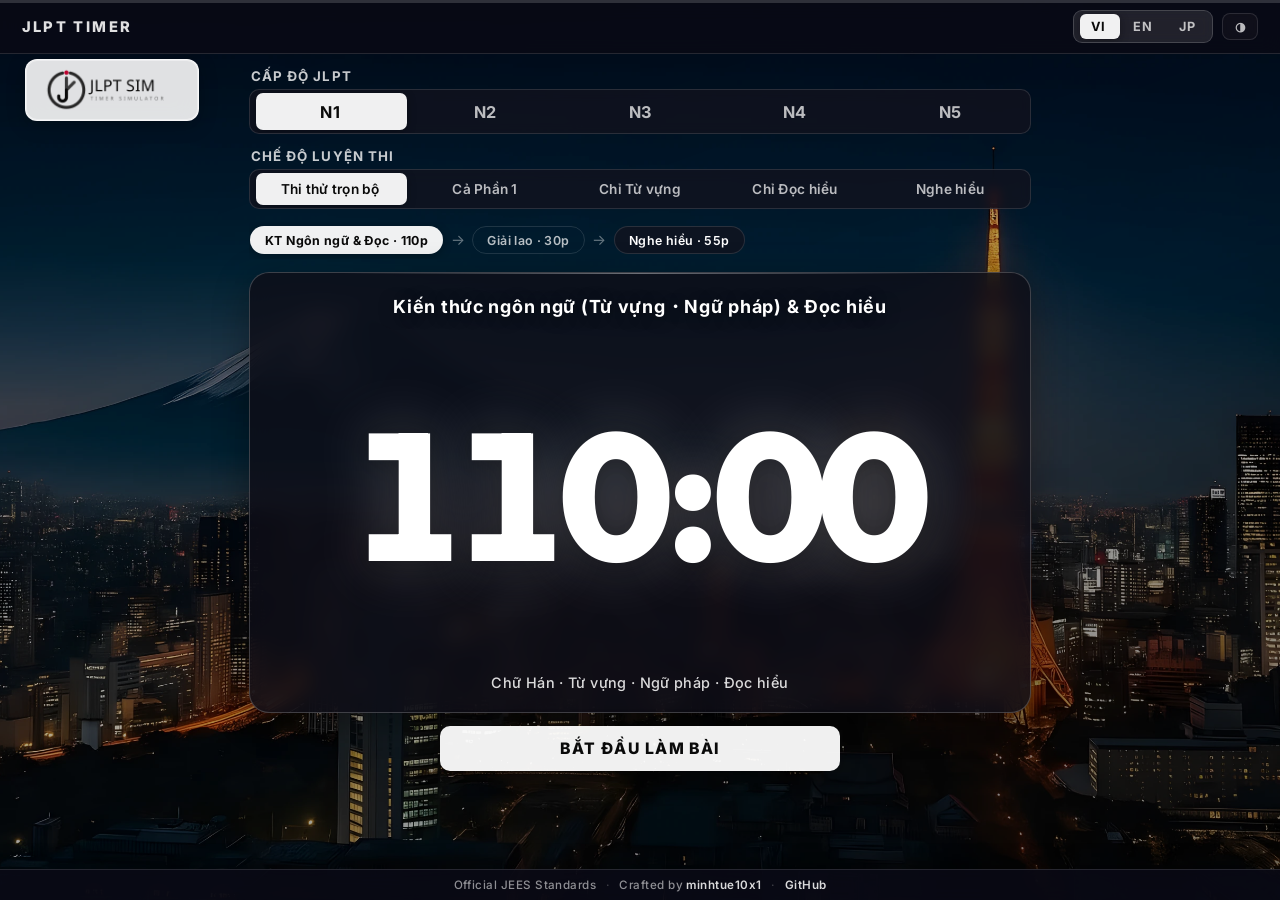
<file: index.html>
<!DOCTYPE html>
<html lang="en">
<head>
  <meta charset="UTF-8" />
  <meta name="viewport" content="width=device-width, initial-scale=1.0" />
  <title>JLPT Exam Timer — Official JEES Timing Simulation (N1, N2, N3, N4, N5)</title>

  <!-- Primary SEO Metadata -->
  <meta name="title" content="JLPT Exam Timer — Official JEES Timing Simulation (N1, N2, N3, N4, N5)" />
  <meta name="description" content="Free official JEES JLPT Exam Timer simulation for N1, N2, N3, N4, and N5. Features exact official test section durations, real 3-phase break simulation, audio chime alerts, and multi-language support (English, Tiếng Việt, 日本語)." />
  <meta name="keywords" content="JLPT timer, JLPT exam timer, đồng hồ thi JLPT, JLPT N1 timer, JLPT N2 timer, JLPT N3 timer, JLPT N4 timer, JLPT N5 timer, JEES JLPT timing, JLPT mock test timer, 日本語能力試験 タイマー" />
  <meta name="author" content="minhtue10x1" />
  <meta name="robots" content="index, follow, max-image-preview:large, max-snippet:-1, max-video-preview:-1" />
  <link rel="canonical" href="https://jlptsim.web.app/" />
  <meta name="theme-color" content="#080812" />

  <!-- Open Graph / Facebook / Zalo / Discord -->
  <meta property="og:type" content="website" />
  <meta property="og:url" content="https://jlptsim.web.app/" />
  <meta property="og:site_name" content="JLPT Exam Timer" />
  <meta property="og:title" content="JLPT Exam Timer — Official JEES Timing Simulation (N1, N2, N3, N4, N5)" />
  <meta property="og:description" content="Simulate real JEES JLPT exam conditions with official section countdowns, 3-phase break stages, audio signals, and zero-drift precision. Supports N1, N2, N3, N4, N5." />
  <meta property="og:image" content="https://jlptsim.web.app/header.png" />
  <meta property="og:image:width" content="1200" />
  <meta property="og:image:height" content="400" />
  <meta property="og:image:alt" content="JLPT Exam Simulation Timer Logo" />
  <meta property="og:locale" content="en_US" />
  <meta property="og:locale:alternate" content="vi_VN" />
  <meta property="og:locale:alternate" content="ja_JP" />

  <!-- Twitter Cards -->
  <meta name="twitter:card" content="summary_large_image" />
  <meta name="twitter:url" content="https://jlptsim.web.app/" />
  <meta name="twitter:title" content="JLPT Exam Timer — Official JEES Timing Simulation (N1, N2, N3, N4, N5)" />
  <meta name="twitter:description" content="Simulate real JEES JLPT exam conditions with official section countdowns, 3-phase break stages, audio signals, and zero-drift precision." />
  <meta name="twitter:image" content="https://jlptsim.web.app/header.png" />
  <meta name="twitter:creator" content="@minhtue10x1" />

  <!-- Favicon & Icons -->
  <link rel="icon" type="image/png" href="tab-icon.png" />
  <link rel="apple-touch-icon" href="tab-icon.png" />

  <!-- Preload optimized background so it loads in parallel with the CSS -->
  <link rel="preload" as="image" href="bg.webp" type="image/webp" fetchpriority="high" />

  <!-- Google Fonts & Stylesheet -->
  <link rel="preconnect" href="https://fonts.googleapis.com" />
  <link rel="preconnect" href="https://fonts.gstatic.com" crossorigin />
  <link rel="stylesheet" href="style.css" />

  <!-- Structured Data: WebApplication + FAQPage (JSON-LD) -->
  <script type="application/ld+json">
  {
    "@context": "https://schema.org",
    "@graph": [
      {
        "@type": "WebApplication",
        "@id": "https://jlptsim.web.app/#webapp",
        "name": "JLPT Exam Timer",
        "alternateName": [
          "JLPT Sim",
          "JLPT Mock Test Timer",
          "Đồng hồ thi JLPT",
          "日本語能力試験 タイマー"
        ],
        "url": "https://jlptsim.web.app/",
        "applicationCategory": "EducationalApplication",
        "operatingSystem": "All",
        "browserRequirements": "Requires JavaScript. Requires HTML5 Audio API.",
        "offers": {
          "@type": "Offer",
          "price": "0",
          "priceCurrency": "USD"
        },
        "description": "Official JEES JLPT Exam Timer simulation for levels N1 through N5 with precise official section timings, realistic 3-phase break intermissions, synthesized JEES chime sound effects, and multilingual support in English, Vietnamese, and Japanese.",
        "image": "https://jlptsim.web.app/header.png",
        "screenshot": "https://jlptsim.web.app/bg.jpg",
        "creator": {
          "@type": "Person",
          "name": "minhtue10x1",
          "url": "https://github.com/minhtue10x1"
        },
        "author": {
          "@type": "Person",
          "name": "minhtue10x1",
          "url": "https://github.com/minhtue10x1"
        },
        "inLanguage": ["en", "vi", "ja"]
      },
      {
        "@type": "FAQPage",
        "@id": "https://jlptsim.web.app/#faq",
        "mainEntity": [
          {
            "@type": "Question",
            "name": "What is the official exam duration for JLPT N1?",
            "acceptedAnswer": {
              "@type": "Answer",
              "text": "The JLPT N1 exam consists of two sections: Section 1 (Language Knowledge: Vocabulary/Grammar and Reading) lasts 110 minutes; followed by a 30-minute break (consisting of paper collection, intermission, and audio test check); and Section 2 (Listening) lasts 55 minutes. Total exam time is 165 minutes."
            }
          },
          {
            "@type": "Question",
            "name": "What is the official exam duration for JLPT N2?",
            "acceptedAnswer": {
              "@type": "Answer",
              "text": "The JLPT N2 exam consists of two sections: Section 1 (Language Knowledge: Vocabulary/Grammar and Reading) lasts 105 minutes; followed by a 30-minute break; and Section 2 (Listening) lasts 50 minutes. Total exam time is 155 minutes."
            }
          },
          {
            "@type": "Question",
            "name": "What is the official exam duration for JLPT N3?",
            "acceptedAnswer": {
              "@type": "Answer",
              "text": "The JLPT N3 exam consists of three sections: Section 1 (Language Knowledge: Vocabulary) lasts 30 minutes; followed by a 20-minute break; Section 2 (Language Knowledge: Grammar and Reading) lasts 70 minutes; followed by a 30-minute break; and Section 3 (Listening) lasts 40 minutes. Total exam time is 140 minutes."
            }
          },
          {
            "@type": "Question",
            "name": "What is the official exam duration for JLPT N4?",
            "acceptedAnswer": {
              "@type": "Answer",
              "text": "The JLPT N4 exam consists of three sections: Section 1 (Language Knowledge: Vocabulary) lasts 25 minutes; followed by a 20-minute break; Section 2 (Language Knowledge: Grammar and Reading) lasts 55 minutes; followed by a 30-minute break; and Section 3 (Listening) lasts 35 minutes. Total exam time is 115 minutes."
            }
          },
          {
            "@type": "Question",
            "name": "What is the official exam duration for JLPT N5?",
            "acceptedAnswer": {
              "@type": "Answer",
              "text": "The JLPT N5 exam consists of three sections: Section 1 (Language Knowledge: Vocabulary) lasts 20 minutes; followed by a 20-minute break; Section 2 (Language Knowledge: Grammar and Reading) lasts 50 minutes; followed by a 30-minute break; and Section 3 (Listening) lasts 30 minutes. Total exam time is 100 minutes."
            }
          },
          {
            "@type": "Question",
            "name": "How do breaks work in this JLPT simulation?",
            "acceptedAnswer": {
              "@type": "Answer",
              "text": "After each exam section finishes, the simulator automatically transitions into the official break period (20 minutes between Section 1 and Section 2, and 30 minutes before Listening). When the break concludes, the next exam section starts automatically, or examinees can click 'Skip Break' to begin the next section immediately."
            }
          }
        ]
      }
    ]
  }
  </script>
</head>
<body>

  <!-- Static background layer (1.png) -->
  <div id="bg-layer"></div>
  <div id="bg-overlay"></div>

  <!-- Progress Bar -->
  <div id="progress-bar-track">
    <div id="progress-bar-fill"></div>
  </div>

  <!-- Header -->
  <header>
    <span id="app-title"></span>
    <div id="header-controls">
      <!-- Language segmented bar -->
      <div class="segmented" id="lang-seg" role="radiogroup" aria-label="Select language">
        <button class="seg-btn active" data-value="vi" role="radio" aria-checked="true">VI</button>
        <button class="seg-btn"       data-value="en" role="radio" aria-checked="false">EN</button>
        <button class="seg-btn"       data-value="ja" role="radio" aria-checked="false">JP</button>
        <span class="seg-pill" id="lang-pill"></span>
      </div>
      <button id="dark-toggle" class="icon-btn" title="Toggle overlay">◑</button>
    </div>
  </header>

  <!-- Brand Logo Badge (Top-Left of body) -->
  <div class="brand-badge" id="brand-badge">
    <div class="brand-card">
      <img src="header.png" alt="JLPT Exam Simulation" class="brand-logo-img" />
    </div>
  </div>

  <!-- Main -->
  <main>

    <!-- Level Selector -->
    <section id="level-section" class="selector-section">
      <label id="label-level" class="selector-label"></label>
      <div class="segmented" id="level-seg" role="radiogroup" aria-label="Select JLPT level">
        <button class="seg-btn active" data-value="N1" role="radio" aria-checked="true">N1</button>
        <button class="seg-btn" data-value="N2" role="radio" aria-checked="false">N2</button>
        <button class="seg-btn" data-value="N3" role="radio" aria-checked="false">N3</button>
        <button class="seg-btn" data-value="N4" role="radio" aria-checked="false">N4</button>
        <button class="seg-btn" data-value="N5" role="radio" aria-checked="false">N5</button>
        <span class="seg-pill" id="level-pill"></span>
      </div>
    </section>

    <!-- Mode Selector -->
    <section id="mode-section" class="selector-section">
      <label id="label-mode" class="selector-label"></label>
      <div class="segmented wide" id="mode-seg" role="radiogroup" aria-label="Select exam mode">
        <button class="seg-btn active" data-value="full"         role="radio" aria-checked="true"></button>
        <button class="seg-btn"       data-value="sec1"         role="radio" aria-checked="false" id="btn-sec1"></button>
        <button class="seg-btn"       data-value="vocab_only"   role="radio" aria-checked="false" id="btn-vocab-only"></button>
        <button class="seg-btn"       data-value="reading_only" role="radio" aria-checked="false" id="btn-reading-only"></button>
        <button class="seg-btn"       data-value="vocab"        role="radio" aria-checked="false" id="btn-vocab"></button>
        <button class="seg-btn"       data-value="grammar"      role="radio" aria-checked="false" id="btn-grammar"></button>
        <button class="seg-btn"       data-value="listening"    role="radio" aria-checked="false" id="btn-listening"></button>
        <span class="seg-pill" id="mode-pill"></span>
      </div>
    </section>

    <!-- Timeline Preview -->
    <section id="timeline-section">
      <div id="timeline-preview"></div>
    </section>

    <!-- Hero Timer Card -->
    <section id="timer-section">
      <div id="phase-label"></div>
      <div id="countdown">110:00</div>
      <div id="subphase-label"></div>
    </section>

    <!-- Controls -->
    <section id="controls-section">
      <button id="start-btn"></button>
      <button id="skip-break-btn" class="hidden"></button>
      <button id="pause-btn"      class="hidden"></button>
      <button id="reset-btn"      class="hidden hold-btn">
        <span class="hold-text" id="hold-text"></span>
        <span class="hold-fill"></span>
      </button>
    </section>

  </main>

  <!-- Fixed Bottom Footer Bar (Always visible at the bottom) -->
  <footer id="app-footer">
    <p class="footer-credit">
      <span>Official JEES Standards</span>
      <span class="footer-sep">·</span>
      <span>Crafted by <a href="https://github.com/minhtue10x1" target="_blank" rel="noopener noreferrer" class="footer-link">minhtue10x1</a></span>
      <span class="footer-sep">·</span>
      <a href="https://github.com/minhtue10x1/jlpt-sim" target="_blank" rel="noopener noreferrer" class="footer-link">GitHub</a>
    </p>
  </footer>

  <!-- Warning Flash -->
  <div id="warning-flash" class="hidden"></div>

  <script src="app.js"></script>
</body>
</html>
</file>
<file: style.css>
/* ============================================================
   JLPT Exam Timer — style.css
   Liquid Glass · Inter + Outfit (Timer) + Noto Sans JP
   High Performance & Zero-Lag Optimization
   ============================================================ */

@import url('https://fonts.googleapis.com/css2?family=Inter:wght@400;500;600;700;800&family=Outfit:wght@600;700;800&family=Noto+Sans+JP:wght@400;500;700;900&display=swap');

/* ---- CSS Variables ---- */
:root {
  --font-sans: 'Inter', -apple-system, BlinkMacSystemFont, 'Segoe UI', Roboto, sans-serif;
  --font-ja: 'Noto Sans JP', 'BIZ UDPGothic', 'Yu Gothic UI', 'Meiryo', 'Hiragino Sans', sans-serif;
  --font-timer: 'Outfit', 'Inter', -apple-system, BlinkMacSystemFont, 'Segoe UI', Roboto, sans-serif;

  /* High performance lightweight glass tokens (10px blur, zero saturate penalty) */
  --glass-bg: rgba(18, 18, 30, 0.72);
  --glass-bg-strong: rgba(14, 14, 24, 0.82);
  --glass-bg-hover: rgba(30, 30, 48, 0.85);
  --glass-border: rgba(255, 255, 255, 0.20);
  --glass-border-dim: rgba(255, 255, 255, 0.12);
  --glass-blur: blur(10px);
  --glass-blur-sm: blur(6px);

  /* Text colors */
  --text: #FFFFFF;
  --text-muted: rgba(255, 255, 255, 0.72);
  --text-dim: rgba(255, 255, 255, 0.40);

  /* Active pill */
  --pill-bg: rgba(255, 255, 255, 0.94);
  --pill-text: #0A0A0A;
  --pill-shadow: 0 2px 10px rgba(0, 0, 0, 0.30);

  /* Progress */
  --progress-bg: rgba(255, 255, 255, 0.16);
  --progress-fill: rgba(255, 255, 255, 0.92);

  --radius: 16px;
  --radius-sm: 10px;
  --trs: cubic-bezier(0.22, 1, 0.36, 1);
  --trs-dur: 0.28s;
}

/* ---- Reset ---- */
*,
*::before,
*::after {
  box-sizing: border-box;
  margin: 0;
  padding: 0;
}

html {
  font-size: 15.5px;
  -webkit-text-size-adjust: 100%;
  -webkit-font-smoothing: antialiased;
  -moz-osx-font-smoothing: grayscale;
  text-rendering: optimizeLegibility;
}

body {
  font-family: var(--font-sans);
  color: var(--text);
  min-height: 100dvh;
  display: flex;
  flex-direction: column;
  overflow-x: hidden;
  position: relative;
}

/* ---- Japanese Typography ---- */
html[lang="ja"],
html[lang="ja"] body,
html[lang="ja"] button,
html[lang="ja"] .seg-btn,
html[lang="ja"] .selector-label,
html[lang="ja"] #phase-label,
html[lang="ja"] #subphase-label,
html[lang="ja"] .step-text,
html[lang="ja"] .tl-block,
html[lang="ja"] #start-btn,
html[lang="ja"] #skip-break-btn,
html[lang="ja"] .secondary-btn,
html[lang="ja"] .hold-btn,
html[lang="ja"] .icon-btn,
html[lang="ja"] #app-title {
  font-family: var(--font-ja);
  letter-spacing: 0.035em;
  font-feature-settings: "palt";
}

/* Digits stay on Outfit timer font */
html[lang="ja"] #countdown,
#countdown {
  font-family: var(--font-timer) !important;
}

/* ---- Static Single Background (bg.webp) ---- */
#bg-layer {
  position: fixed;
  inset: 0;
  z-index: 0;
  background-color: #080812;
  background-image: image-set(url('bg.webp') type('image/webp'), url('bg.jpg') type('image/jpeg')), url('[data-uri]');
  background-size: cover;
  background-position: center;
  background-repeat: no-repeat;
  transform: translateZ(0);
  will-change: transform;
}

#bg-overlay {
  position: fixed;
  inset: 0;
  z-index: 1;
  background: linear-gradient(160deg,
      rgba(0, 0, 0, 0.42) 0%,
      rgba(0, 0, 0, 0.28) 50%,
      rgba(0, 0, 0, 0.52) 100%);
  pointer-events: none;
  transition: background 0.3s ease;
}

/* ---- Progress Bar ---- */
#progress-bar-track {
  position: fixed;
  top: 0;
  left: 0;
  right: 0;
  height: 3px;
  background: var(--progress-bg);
  z-index: 200;
}

#progress-bar-fill {
  height: 100%;
  width: 0%;
  background: var(--progress-fill);
  box-shadow: 0 0 10px rgba(255, 255, 255, 0.6);
  transition: width 1s linear;
  will-change: width;
}

/* ---- Header ---- */
header {
  position: sticky;
  top: 0;
  z-index: 100;
  display: flex;
  align-items: center;
  justify-content: space-between;
  padding: 0.65rem 1.4rem;
  background: rgba(10, 10, 20, 0.75);
  backdrop-filter: var(--glass-blur);
  -webkit-backdrop-filter: var(--glass-blur);
  border-bottom: 1px solid var(--glass-border-dim);
  gap: 1rem;
  transform: translateZ(0);
}

#app-title {
  font-size: 0.95rem;
  font-weight: 800;
  letter-spacing: 0.16em;
  text-transform: uppercase;
  color: rgba(255, 255, 255, 0.88);
  white-space: nowrap;
  flex-shrink: 0;
  user-select: none;
}

/* ---- Brand Logo Badge (Frosted Translucent White Frame at Top-Left of Body) ---- */
.brand-badge {
  position: absolute;
  top: 3.8rem;
  left: 1.6rem;
  z-index: 50;
  pointer-events: auto;
}

.brand-card {
  display: inline-flex;
  align-items: center;
  justify-content: center;
  padding: 6px 14px;
  background: rgba(255, 255, 255, 0.88);
  backdrop-filter: blur(12px);
  -webkit-backdrop-filter: blur(12px);
  border: 1px solid rgba(255, 255, 255, 0.75);
  border-radius: 12px;
  box-shadow:
    0 4px 18px rgba(0, 0, 0, 0.25),
    0 0 0 1px rgba(255, 255, 255, 0.40) inset;
  transition: transform 0.22s ease, background 0.22s ease, box-shadow 0.22s ease;
  user-select: none;
}

.brand-card:hover {
  background: rgba(255, 255, 255, 0.96);
  transform: translateY(-2px);
  box-shadow:
    0 8px 24px rgba(0, 0, 0, 0.30),
    0 0 0 1px rgba(255, 255, 255, 0.60) inset;
}

.brand-logo-img {
  height: 48px;
  width: auto;
  max-width: 175px;
  display: block;
  object-fit: contain;
}

#header-controls {
  display: flex;
  align-items: center;
  gap: 0.6rem;
  flex-wrap: wrap;
  justify-content: flex-end;
}

/* ---- Language Segmented Horizontal Bar ---- */
#lang-seg {
  width: auto !important;
  padding: 3px;
  border-radius: 9px;
  background: rgba(255, 255, 255, 0.10);
  border-color: rgba(255, 255, 255, 0.16);
  backdrop-filter: var(--glass-blur-sm);
  -webkit-backdrop-filter: var(--glass-blur-sm);
}

#lang-seg .seg-btn {
  font-size: 0.82rem;
  font-weight: 700;
  letter-spacing: 0.06em;
  padding: 0.32rem 0.8rem;
  flex: none;
  min-width: 44px;
  text-align: center;
}

#lang-seg .seg-pill {
  top: 3px;
  bottom: 3px;
  border-radius: 6px;
}

/* ---- Icon Buttons in Header ---- */
.icon-btn {
  background: var(--glass-bg);
  backdrop-filter: var(--glass-blur-sm);
  -webkit-backdrop-filter: var(--glass-blur-sm);
  border: 1px solid var(--glass-border-dim);
  color: var(--text-muted);
  font-family: inherit;
  font-size: 0.78rem;
  font-weight: 700;
  letter-spacing: 0.06em;
  padding: 0.35rem 0.75rem;
  border-radius: 8px;
  cursor: pointer;
  transition: background var(--trs-dur) var(--trs),
    border-color var(--trs-dur) var(--trs),
    color var(--trs-dur) var(--trs);
  white-space: nowrap;
}

.icon-btn:hover {
  background: var(--glass-bg-hover);
  border-color: var(--glass-border);
  color: var(--text);
}

/* ---- Main Content Layout ---- */
main {
  flex: 1;
  position: relative;
  z-index: 10;
  display: flex;
  flex-direction: column;
  align-items: center;
  padding: 0.9rem 1.2rem 3.4rem;
  gap: 0.85rem;
  max-width: 820px;
  margin: 0 auto;
  width: 100%;
}

/* ---- Selector Cards ---- */
.selector-section {
  width: 100%;
  transition: opacity var(--trs-dur) var(--trs);
}

.selector-section.locked {
  opacity: 0.28;
  pointer-events: none;
  user-select: none;
}

.selector-label {
  display: block;
  font-size: 0.86rem;
  font-weight: 700;
  letter-spacing: 0.08em;
  text-transform: uppercase;
  color: rgba(255, 255, 255, 0.78);
  margin-bottom: 0.35rem;
  padding-left: 0.15rem;
}

/* ---- Segmented Controls ---- */
.segmented {
  position: relative;
  display: inline-flex;
  width: 100%;
  background: var(--glass-bg);
  backdrop-filter: var(--glass-blur-sm);
  -webkit-backdrop-filter: var(--glass-blur-sm);
  border: 1px solid var(--glass-border-dim);
  border-radius: var(--radius-sm);
  padding: 3px;
  overflow-x: auto;
  overflow-y: hidden;
  scrollbar-width: none;
  transform: translateZ(0);
}

.segmented::-webkit-scrollbar {
  display: none;
}

.seg-btn {
  flex: 1;
  position: relative;
  z-index: 1;
  background: none;
  border: none;
  color: var(--text-muted);
  font-family: inherit;
  font-size: 0.9rem;
  font-weight: 600;
  letter-spacing: 0.02em;
  padding: 0.52rem 0.5rem;
  cursor: pointer;
  transition: color var(--trs-dur) var(--trs);
  white-space: nowrap;
  user-select: none;
  border-radius: calc(var(--radius-sm) - 3px);
}

.seg-btn:hover:not(.active) {
  color: var(--text);
  background: rgba(255, 255, 255, 0.08);
}

.seg-btn.active {
  color: var(--pill-text);
  font-weight: 700;
}

/* Level picker specific sizing */
#level-seg .seg-btn {
  font-size: 1.05rem;
  font-weight: 700;
  padding: 0.55rem 0.5rem;
}

/* Mode picker specific sizing */
#mode-seg .seg-btn {
  font-size: 0.88rem;
  font-weight: 600;
  padding: 0.5rem 0.45rem;
}

/* Sliding active pill */
.seg-pill {
  position: absolute;
  top: 3px;
  bottom: 3px;
  background: var(--pill-bg);
  border-radius: calc(var(--radius-sm) - 3px);
  z-index: 0;
  box-shadow: var(--pill-shadow);
  transition: left var(--trs-dur) var(--trs), width var(--trs-dur) var(--trs);
  will-change: left, width;
}

/* ---- Timeline Preview ---- */
#timeline-section {
  width: 100%;
}

#timeline-preview {
  display: flex;
  align-items: center;
  flex-wrap: nowrap;
  overflow-x: auto;
  padding: 0.3rem 0.1rem;
  gap: 0;
  scrollbar-width: thin;
  scrollbar-color: var(--glass-border) transparent;
}

.tl-item {
  display: flex;
  flex-direction: column;
  align-items: center;
  min-width: fit-content;
}

.tl-block {
  font-family: inherit;
  font-size: 0.8rem;
  font-weight: 600;
  letter-spacing: 0.03em;
  padding: 0.35rem 0.9rem;
  border-radius: 20px;
  white-space: nowrap;
  cursor: pointer;
  outline: none;
  border: none;
  user-select: none;
  -webkit-user-select: none;
  transition: background var(--trs-dur) var(--trs),
    color var(--trs-dur) var(--trs),
    border-color var(--trs-dur) var(--trs),
    transform 0.12s var(--trs),
    box-shadow var(--trs-dur) var(--trs);
}

.tl-block:hover {
  transform: translateY(-1px);
}

.tl-block:active {
  transform: translateY(0);
}

.tl-block.exam {
  background: var(--glass-bg);
  border: 1px solid var(--glass-border-dim);
  color: var(--text);
  backdrop-filter: var(--glass-blur-sm);
  -webkit-backdrop-filter: var(--glass-blur-sm);
}

.tl-block.exam:hover {
  background: var(--glass-bg-hover);
  color: #FFFFFF;
  border-color: rgba(255, 255, 255, 0.40);
  box-shadow: 0 4px 14px rgba(0, 0, 0, 0.25);
}

.tl-block.brk {
  background: transparent;
  border: 1px solid var(--glass-border-dim);
  color: var(--text-muted);
}

.tl-block.brk:hover {
  background: rgba(255, 255, 255, 0.08);
  color: #FFFFFF;
  border-color: rgba(255, 255, 255, 0.35);
  box-shadow: 0 4px 14px rgba(0, 0, 0, 0.20);
}

.tl-block.tl-active {
  background: var(--pill-bg);
  color: var(--pill-text);
  border-color: transparent;
  box-shadow: var(--pill-shadow);
  font-weight: 700;
}

.tl-block.tl-active:hover {
  background: #FFFFFF;
  color: #000000;
  box-shadow: 0 4px 16px rgba(255, 255, 255, 0.35);
}

.tl-arrow {
  color: var(--text-dim);
  font-size: 0.95rem;
  padding: 0 0.5rem;
  align-self: center;
}

/* ---- Hero Timer Card ---- */
#timer-section {
  width: 100%;
  background: var(--glass-bg-strong);
  backdrop-filter: var(--glass-blur);
  -webkit-backdrop-filter: var(--glass-blur);
  border: 1px solid var(--glass-border);
  border-radius: 20px;
  padding: 1.4rem 1.8rem 1.25rem;
  display: flex;
  flex-direction: column;
  align-items: center;
  gap: 5rem;
  box-shadow: 0 8px 36px rgba(0, 0, 0, 0.32);
  position: relative;
  overflow: hidden;
  transform: translateZ(0);
}

/* Inner top highlight glow */
#timer-section::before {
  content: '';
  position: absolute;
  top: 0;
  left: 12%;
  right: 12%;
  height: 1px;
  background: linear-gradient(90deg, transparent, rgba(255, 255, 255, 0.40), transparent);
  pointer-events: none;
}

#phase-label {
  font-size: clamp(1.05rem, 2vh, 1.3rem);
  font-weight: 700;
  letter-spacing: 0.04em;
  color: #FFFFFF;
  min-height: 1.35em;
  text-align: center;
  line-height: 1.35;
  text-shadow: 0 2px 14px rgba(0, 0, 0, 0.5);
}

#countdown {
  font-family: var(--font-timer) !important;
  font-size: clamp(10rem, 20vh, 15rem);
  font-weight: 800;
  letter-spacing: -0.015em;
  font-variant-numeric: tabular-nums lining-nums;
  -webkit-font-feature-settings: "tnum" 1, "lnum" 1;
  font-feature-settings: "tnum" 1, "lnum" 1;
  line-height: 1;
  margin: 0.55rem 0 0.65rem;
  color: #FFFFFF;
  text-shadow: 0 0 65px rgba(255, 255, 255, 0.26), 0 3px 24px rgba(0, 0, 0, 0.5);
  user-select: none;
  transform: translateZ(0);
}

#countdown.running {
  animation: pulse-countdown 2.2s ease-in-out infinite;
}

@keyframes pulse-countdown {

  0%,
  100% {
    opacity: 1;
    text-shadow: 0 0 65px rgba(255, 255, 255, 0.26), 0 3px 24px rgba(0, 0, 0, 0.5);
  }

  50% {
    opacity: 0.68;
    text-shadow: 0 0 35px rgba(255, 255, 255, 0.14), 0 3px 20px rgba(0, 0, 0, 0.45);
  }
}

#countdown.warning {
  animation: pulse-warn 1s ease-in-out infinite !important;
  color: #FFE6A0;
  text-shadow: 0 0 48px rgba(255, 220, 100, 0.40), 0 2px 24px rgba(0, 0, 0, 0.5);
}

@keyframes pulse-warn {

  0%,
  100% {
    opacity: 1;
  }

  50% {
    opacity: 0.50;
  }
}

#countdown.paused {
  opacity: 0.75;
  animation: none !important;
}

#subphase-label {
  font-size: clamp(0.86rem, 1.6vh, 0.98rem);
  font-weight: 500;
  color: rgba(255, 255, 255, 0.85);
  letter-spacing: 0.025em;
  min-height: 1.25em;
  text-align: center;
  line-height: 1.4;
  max-width: 680px;
}

/* ---- Controls ---- */
#controls-section {
  display: flex;
  flex-direction: column;
  align-items: center;
  gap: 0.5rem;
  width: 100%;
  max-width: 400px;
  transform: translateZ(0);
}

#start-btn {
  width: 100%;
  padding: 0.82rem 2rem;
  font-family: inherit;
  font-size: 1.02rem;
  font-weight: 800;
  letter-spacing: 0.09em;
  text-transform: uppercase;
  background: rgba(255, 255, 255, 0.94);
  color: #0A0A0A;
  border: none;
  border-radius: var(--radius-sm);
  cursor: pointer;
  box-shadow: 0 4px 20px rgba(0, 0, 0, 0.28);
  transition: opacity var(--trs-dur) var(--trs), transform 0.12s var(--trs);
}

#start-btn:hover {
  opacity: 0.90;
  transform: translateY(-1px);
}

#start-btn:active {
  opacity: 1;
  transform: translateY(0);
}

#skip-break-btn {
  width: 100%;
  padding: 0.8rem 1.8rem;
  font-family: inherit;
  font-size: 0.96rem;
  font-weight: 800;
  letter-spacing: 0.07em;
  text-transform: uppercase;
  background: rgba(255, 255, 255, 0.94);
  color: #0A0A0A;
  border: none;
  border-radius: var(--radius-sm);
  cursor: pointer;
  box-shadow: 0 4px 18px rgba(0, 0, 0, 0.22);
  transition: opacity var(--trs-dur) var(--trs), transform 0.12s var(--trs);
}

#skip-break-btn:hover {
  opacity: 0.90;
  transform: translateY(-1px);
}

#skip-break-btn:active {
  opacity: 1;
  transform: translateY(0);
}

#pause-btn {
  width: 100%;
  padding: 0.68rem 1.6rem;
  font-family: inherit;
  font-size: 0.92rem;
  font-weight: 700;
  letter-spacing: 0.06em;
  text-transform: uppercase;
  background: var(--glass-bg);
  backdrop-filter: var(--glass-blur-sm);
  -webkit-backdrop-filter: var(--glass-blur-sm);
  color: rgba(255, 255, 255, 0.90);
  border: 1px solid var(--glass-border);
  border-radius: var(--radius-sm);
  cursor: pointer;
  box-shadow: 0 4px 18px rgba(0, 0, 0, 0.18);
  transition: all var(--trs-dur) var(--trs);
}

#pause-btn:hover {
  background: var(--glass-bg-hover);
  color: #FFFFFF;
  border-color: rgba(255, 255, 255, 0.40);
  transform: translateY(-1px);
}

#pause-btn:active {
  transform: translateY(0);
}

/* When in paused state, pause-btn turns into the prominent primary resume action */
#pause-btn.resuming {
  background: rgba(255, 255, 255, 0.95);
  color: #0A0A0A;
  font-weight: 800;
  box-shadow: 0 4px 22px rgba(255, 255, 255, 0.25), 0 4px 20px rgba(0, 0, 0, 0.35);
  animation: pulse-resume 2s ease-in-out infinite;
}

#pause-btn.resuming:hover {
  background: #FFFFFF;
  opacity: 0.95;
  color: #000000;
}

@keyframes pulse-resume {

  0%,
  100% {
    box-shadow: 0 4px 22px rgba(255, 255, 255, 0.25), 0 4px 20px rgba(0, 0, 0, 0.35);
  }

  50% {
    box-shadow: 0 4px 30px rgba(255, 255, 255, 0.45), 0 6px 24px rgba(0, 0, 0, 0.45);
  }
}

.secondary-btn {
  width: 100%;
  padding: 0.65rem 1.2rem;
  font-family: inherit;
  font-size: 0.86rem;
  font-weight: 600;
  letter-spacing: 0.05em;
  text-transform: uppercase;
  background: var(--glass-bg);
  backdrop-filter: var(--glass-blur-sm);
  -webkit-backdrop-filter: var(--glass-blur-sm);
  color: rgba(255, 255, 255, 0.85);
  border: 1px solid var(--glass-border-dim);
  border-radius: var(--radius-sm);
  cursor: pointer;
  transition: background var(--trs-dur) var(--trs), color var(--trs-dur) var(--trs), border-color var(--trs-dur) var(--trs);
}

.secondary-btn:hover {
  background: var(--glass-bg-hover);
  color: #FFFFFF;
  border-color: var(--glass-border);
}

.hold-btn {
  position: relative;
  width: 100%;
  padding: 0.65rem 1.5rem;
  font-family: inherit;
  font-size: 0.86rem;
  font-weight: 600;
  letter-spacing: 0.08em;
  text-transform: uppercase;
  background: var(--glass-bg);
  backdrop-filter: var(--glass-blur-sm);
  -webkit-backdrop-filter: var(--glass-blur-sm);
  color: rgba(255, 255, 255, 0.80);
  border: 1px solid var(--glass-border-dim);
  border-radius: var(--radius-sm);
  cursor: pointer;
  overflow: hidden;
  transition: border-color var(--trs-dur) var(--trs), color var(--trs-dur) var(--trs);
  user-select: none;
  -webkit-user-select: none;
}

.hold-text {
  position: relative;
  z-index: 1;
}

.hold-fill {
  position: absolute;
  left: 0;
  top: 0;
  bottom: 0;
  width: 0%;
  background: rgba(255, 255, 255, 0.22);
  z-index: 0;
}

.hold-btn.holding .hold-fill {
  transition: none;
}

/* ---- Warning Flash ---- */
#warning-flash {
  position: fixed;
  inset: 0;
  background: rgba(255, 220, 100, 0.08);
  opacity: 0;
  pointer-events: none;
  z-index: 999;
  transition: opacity 0.08s ease;
}

#warning-flash.flash {
  opacity: 1;
}

/* ---- Utility ---- */
.hidden {
  display: none !important;
}

/* ---- Scrollbar ---- */
::-webkit-scrollbar {
  width: 4px;
  height: 4px;
}

::-webkit-scrollbar-track {
  background: transparent;
}

::-webkit-scrollbar-thumb {
  background: var(--glass-border);
  border-radius: 2px;
}

/* ---- Fixed Bottom Footer Bar (Always visible at the bottom of the viewport) ---- */
#app-footer {
  position: fixed;
  bottom: 0;
  left: 0;
  right: 0;
  z-index: 100;
  display: flex;
  align-items: center;
  justify-content: center;
  padding: 0.45rem 1.2rem;
  background: rgba(10, 10, 22, 0.85);
  backdrop-filter: var(--glass-blur);
  -webkit-backdrop-filter: var(--glass-blur);
  border-top: 1px solid var(--glass-border-dim);
  box-shadow: 0 -4px 20px rgba(0, 0, 0, 0.40);
  user-select: none;
  transform: translateZ(0);
}

.footer-credit {
  display: inline-flex;
  align-items: center;
  justify-content: center;
  gap: 0.6rem;
  flex-wrap: wrap;
  font-size: 0.75rem;
  font-weight: 500;
  letter-spacing: 0.04em;
  color: rgba(255, 255, 255, 0.55);
  line-height: 1.4;
}

.footer-credit .footer-sep {
  opacity: 0.4;
}

.footer-credit .footer-link {
  color: rgba(255, 255, 255, 0.85);
  text-decoration: none;
  font-weight: 600;
  transition: color 0.2s ease, text-decoration 0.2s ease;
}

.footer-credit .footer-link:hover {
  color: #FFFFFF;
  text-decoration: underline;
  text-underline-offset: 3px;
}

/* ---- Responsive ---- */
@media (max-width: 1259px) {
  .brand-badge {
    position: relative;
    top: auto;
    left: auto;
    max-width: 820px;
    margin: 0.6rem auto 0;
    padding: 0 1.2rem;
    width: 100%;
    display: flex;
    justify-content: flex-start;
  }

  .brand-logo-img {
    height: 40px;
  }

  main {
    padding-top: 0.6rem;
  }
}

@media (max-width: 540px) {
  html {
    font-size: 14px;
  }

  main {
    padding: 0.6rem 0.8rem 3.6rem;
    gap: 0.75rem;
  }

  .brand-badge {
    margin-top: 0.5rem;
    padding: 0 0.8rem;
  }

  .brand-card {
    padding: 5px 12px;
    border-radius: 10px;
  }

  .brand-logo-img {
    height: 34px;
    max-width: 135px;
  }

  #timer-section {
    padding: 1.2rem 0.9rem 1.1rem;
    border-radius: 18px;
  }

  #countdown {
    font-size: clamp(4.2rem, 15vw, 5.8rem);
    margin: 0.4rem 0 0.5rem;
  }

  .seg-btn {
    font-size: 0.8rem;
    padding: 0.45rem 0.3rem;
  }

  #level-seg .seg-btn {
    font-size: 0.92rem;
  }

  .tl-block {
    font-size: 0.74rem;
    padding: 0.28rem 0.6rem;
  }

  header {
    padding: 0.55rem 0.9rem;
  }

  #header-controls {
    gap: 0.4rem;
  }

  #app-footer {
    padding: 0.35rem 0.8rem;
  }

  .footer-credit {
    font-size: 0.7rem;
    gap: 0.4rem;
  }
}
</file>
